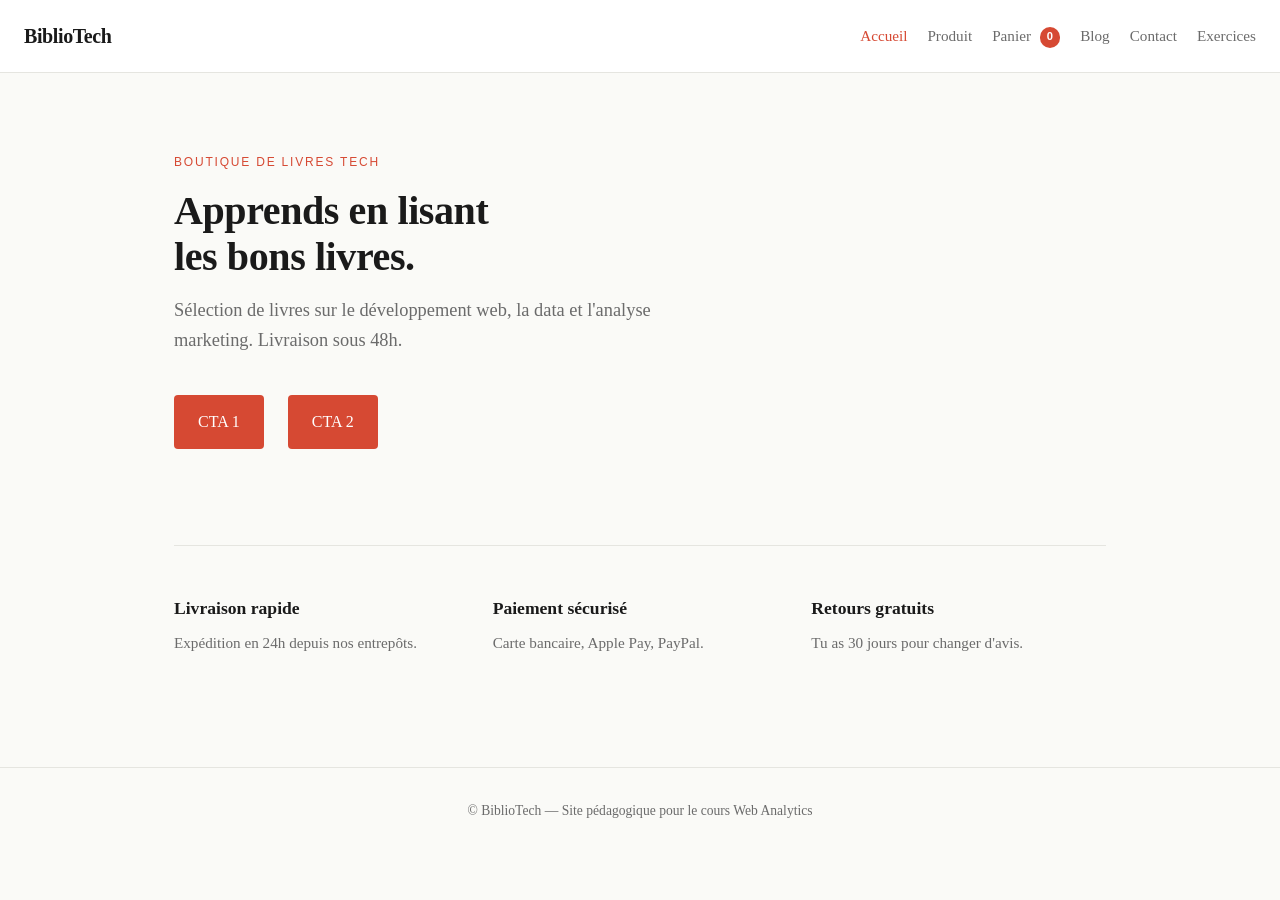
<file: index.html>
<!DOCTYPE html>
<html lang="fr">
<head>
  <meta charset="UTF-8" />
  <meta name="viewport" content="width=device-width, initial-scale=1.0" />
  <title>BiblioTech — Accueil</title>
  <link rel="stylesheet" href="style.css" />

  <!-- Google Tag Manager -->
<script>(function(w,d,s,l,i){w[l]=w[l]||[];w[l].push({'gtm.start':
new Date().getTime(),event:'gtm.js'});var f=d.getElementsByTagName(s)[0],
j=d.createElement(s),dl=l!='dataLayer'?'&l='+l:'';j.async=true;j.src=
'https://www.googletagmanager.com/gtm.js?id='+i+dl;f.parentNode.insertBefore(j,f);
})(window,document,'script','dataLayer','GTM-K536LC89');</script>
<!-- End Google Tag Manager -->


  <!-- dataLayer push spécifique à la page : page_view -->
  <script>
    window.dataLayer = window.dataLayer || [];
    window.dataLayer.push({
      event: "page_view",
      page_type: "home",
      page_title: "Accueil",
    });
  </script>
</head>
<body>

 <!-- Google Tag Manager (noscript) -->
<noscript><iframe src="https://www.googletagmanager.com/ns.html?id=GTM-K536LC89"
height="0" width="0" style="display:none;visibility:hidden"></iframe></noscript>
<!-- End Google Tag Manager (noscript) -->


  <header class="site-header">
    <a href="index.html" class="logo">BiblioTech</a>
    <nav class="nav">
      <a href="index.html" class="active">Accueil</a>
      <a href="produit.html">Produit</a>
      <a href="panier.html">Panier <span id="cart-badge" class="cart-badge" hidden>0</span></a>
      <a href="blog.html">Blog</a>
      <a href="contact.html">Contact</a>
      <a href="exercices.html">Exercices</a>
    </nav>
  </header>

  <main>
    <section class="hero">
      <p class="eyebrow">Boutique de livres tech</p>
      <h1>Apprends en lisant<br />les bons livres.</h1>
      <p class="lede">
        Sélection de livres sur le développement web, la data
        et l'analyse marketing. Livraison sous 48h.
      </p>

      <div class="cta-row">
        <!-- CTA 1 -->
        <a
          href="produit.html"
          class="btn btn-primary"
          id="cta-1"
          data-cta="cta_1"
          data-cta-position="hero"
        >
          CTA 1
        </a>

        <!-- CTA 2 -->
        <a
          href="contact.html"
          class="btn btn-primary"
          id="cta-2"
          data-cta="cta_2"
          data-cta-position="hero"
        >
          CTA 2
        </a>
      </div>
    </section>

    <section class="features">
      <div class="feature">
        <h3>Livraison rapide</h3>
        <p>Expédition en 24h depuis nos entrepôts.</p>
      </div>
      <div class="feature">
        <h3>Paiement sécurisé</h3>
        <p>Carte bancaire, Apple Pay, PayPal.</p>
      </div>
      <div class="feature">
        <h3>Retours gratuits</h3>
        <p>Tu as 30 jours pour changer d'avis.</p>
      </div>
    </section>
  </main>

  <footer class="site-footer">
    <p>© BiblioTech — Site pédagogique pour le cours Web Analytics</p>
  </footer>

  <script src="script.js"></script>
</body>
</html>
</file>
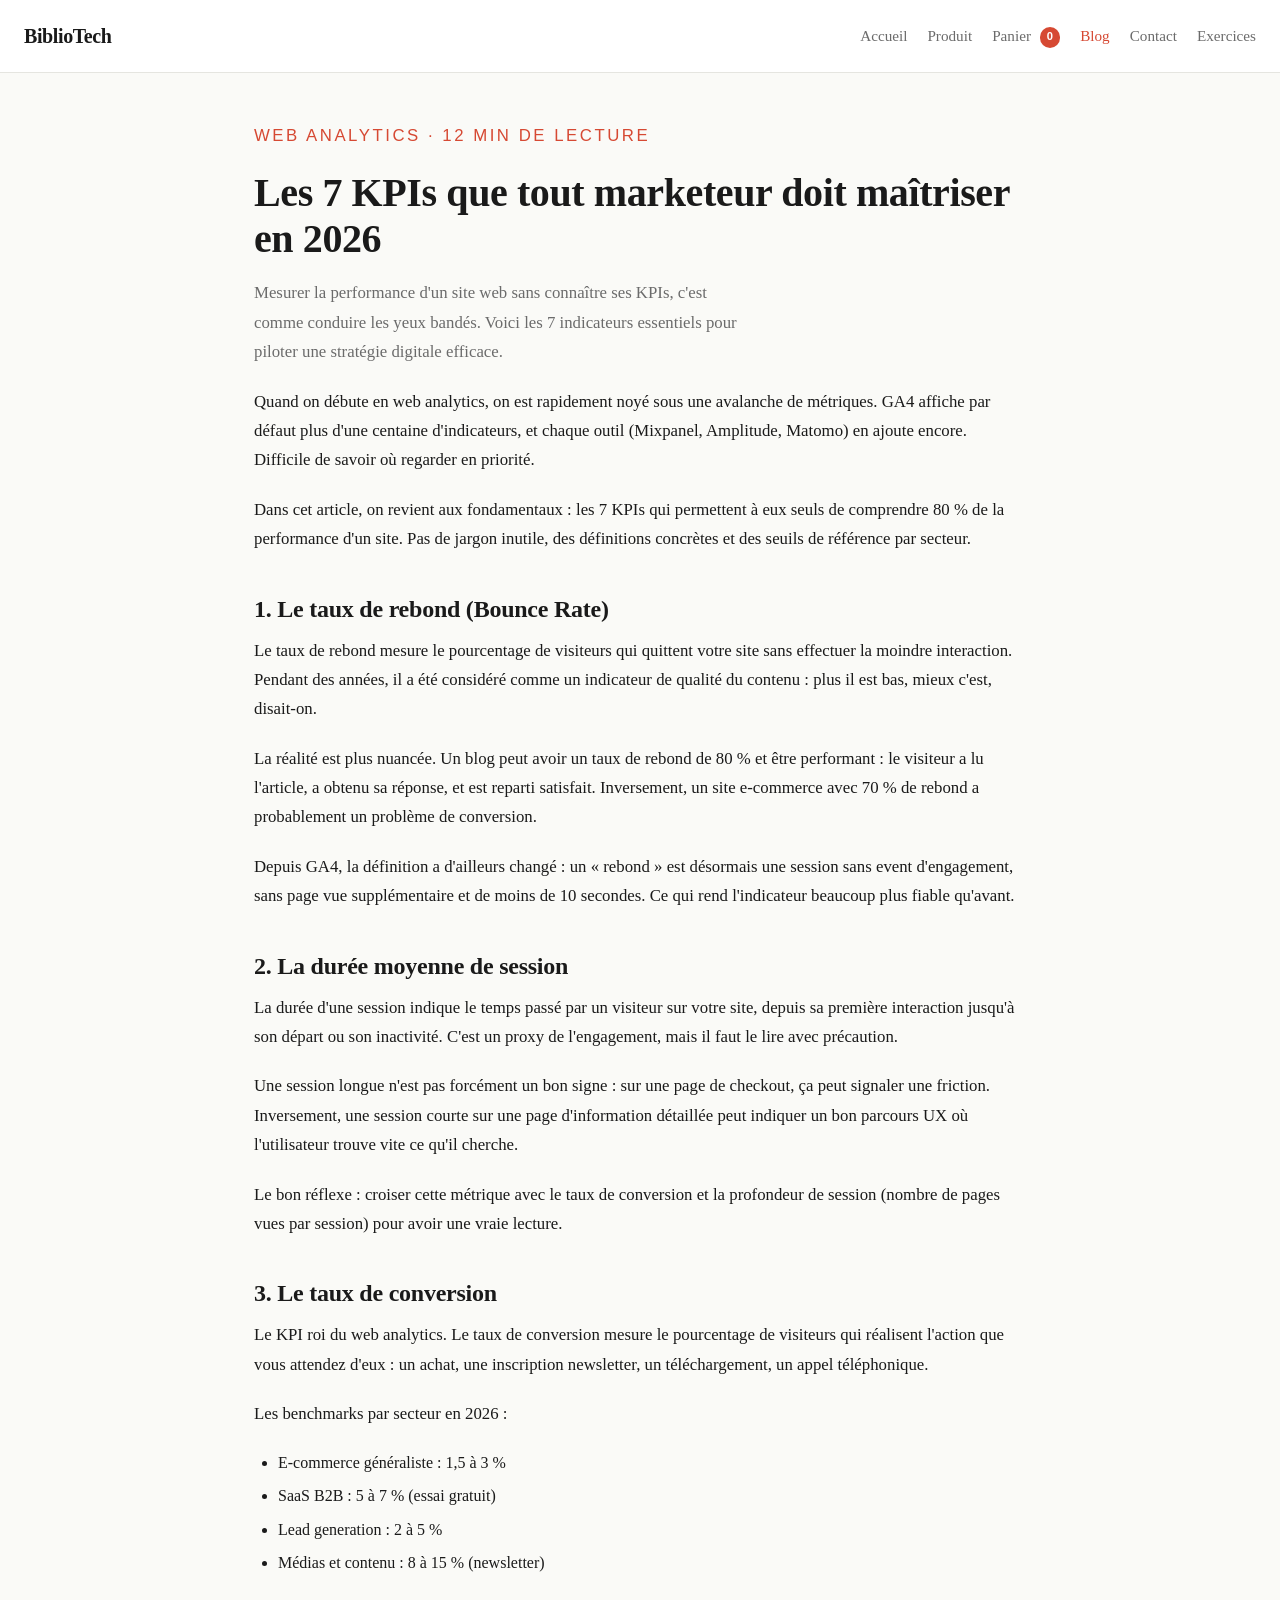
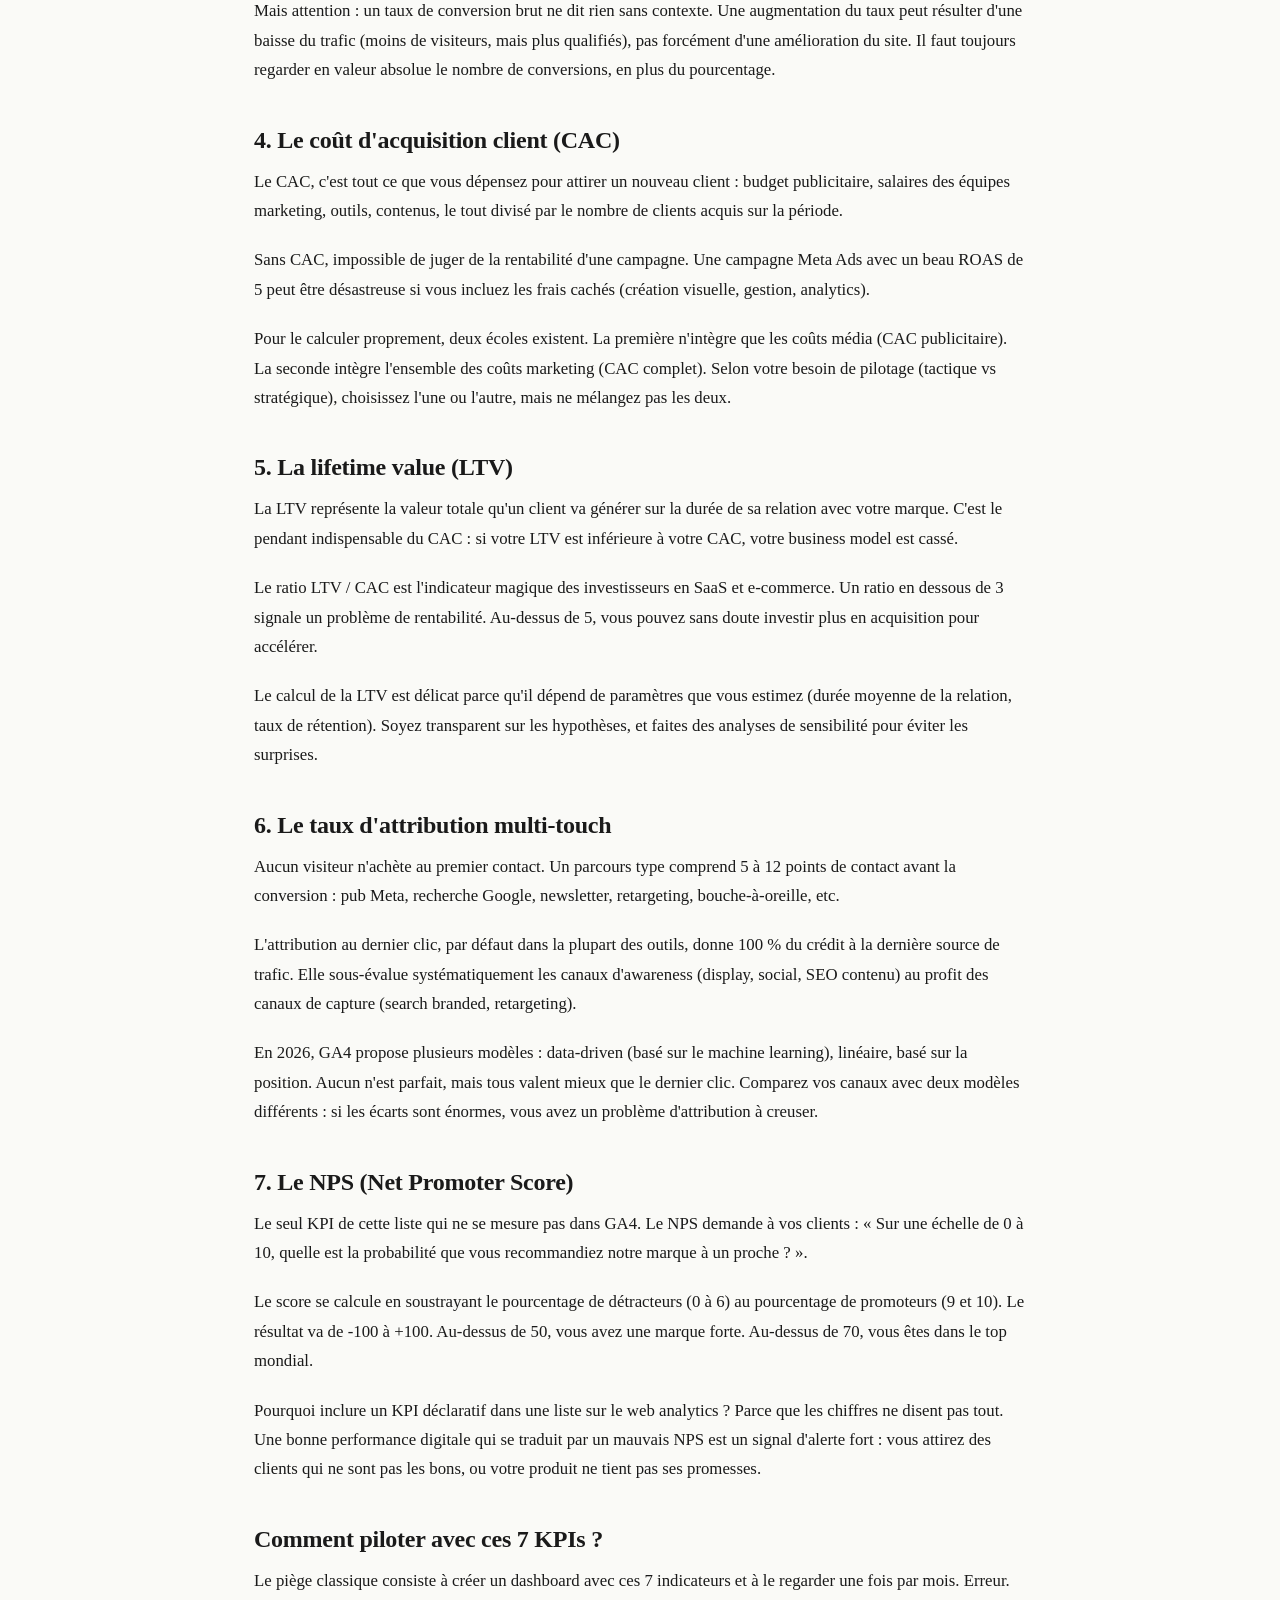
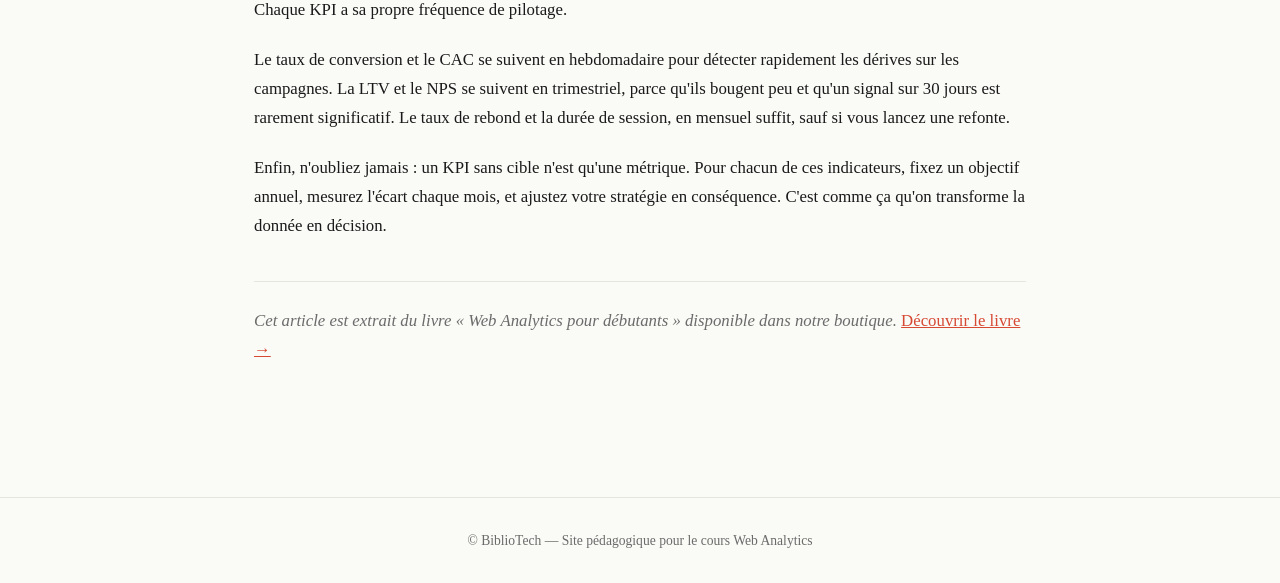
<file: blog.html>
<!DOCTYPE html>
<html lang="fr">
<head>
  <meta charset="UTF-8" />
  <meta name="viewport" content="width=device-width, initial-scale=1.0" />
  <title>BiblioTech — Les 7 KPIs que tout marketeur doit maîtriser</title>
  <link rel="stylesheet" href="style.css" />

 <!-- Google Tag Manager -->
<script>(function(w,d,s,l,i){w[l]=w[l]||[];w[l].push({'gtm.start':
new Date().getTime(),event:'gtm.js'});var f=d.getElementsByTagName(s)[0],
j=d.createElement(s),dl=l!='dataLayer'?'&l='+l:'';j.async=true;j.src=
'https://www.googletagmanager.com/gtm.js?id='+i+dl;f.parentNode.insertBefore(j,f);
})(window,document,'script','dataLayer','GTM-K536LC89');</script>
<!-- End Google Tag Manager -->


  <!-- dataLayer push : page_view -->
  <script>
    window.dataLayer = window.dataLayer || [];
    window.dataLayer.push({
      event: "page_view",
      page_type: "blog",
      page_title: "Les 7 KPIs que tout marketeur doit maîtriser",
      article_category: "Web Analytics",
    });
  </script>
</head>
<body>

  <!-- Google Tag Manager (noscript) -->
<noscript><iframe src="https://www.googletagmanager.com/ns.html?id=GTM-K536LC89"
height="0" width="0" style="display:none;visibility:hidden"></iframe></noscript>
<!-- End Google Tag Manager (noscript) -->


  <header class="site-header">
    <a href="index.html" class="logo">BiblioTech</a>
    <nav class="nav">
      <a href="index.html">Accueil</a>
      <a href="produit.html">Produit</a>
      <a href="panier.html">Panier <span id="cart-badge" class="cart-badge" hidden>0</span></a>
      <a href="blog.html" class="active">Blog</a>
      <a href="contact.html">Contact</a>
      <a href="exercices.html">Exercices</a>
    </nav>
  </header>

  <main class="narrow">

    <article class="blog-post">
      <p class="eyebrow">Web Analytics · 12 min de lecture</p>
      <h1>Les 7 KPIs que tout marketeur doit maîtriser en 2026</h1>
      <p class="lede">
        Mesurer la performance d'un site web sans connaître ses KPIs, c'est
        comme conduire les yeux bandés. Voici les 7 indicateurs essentiels
        pour piloter une stratégie digitale efficace.
      </p>

      <p>
        Quand on débute en web analytics, on est rapidement noyé sous une
        avalanche de métriques. GA4 affiche par défaut plus d'une centaine
        d'indicateurs, et chaque outil (Mixpanel, Amplitude, Matomo) en
        ajoute encore. Difficile de savoir où regarder en priorité.
      </p>

      <p>
        Dans cet article, on revient aux fondamentaux : les 7 KPIs qui
        permettent à eux seuls de comprendre 80 % de la performance d'un
        site. Pas de jargon inutile, des définitions concrètes et des
        seuils de référence par secteur.
      </p>

      <h2>1. Le taux de rebond (Bounce Rate)</h2>

      <p>
        Le taux de rebond mesure le pourcentage de visiteurs qui quittent
        votre site sans effectuer la moindre interaction. Pendant des
        années, il a été considéré comme un indicateur de qualité du
        contenu : plus il est bas, mieux c'est, disait-on.
      </p>

      <p>
        La réalité est plus nuancée. Un blog peut avoir un taux de rebond
        de 80 % et être performant : le visiteur a lu l'article, a obtenu
        sa réponse, et est reparti satisfait. Inversement, un site
        e-commerce avec 70 % de rebond a probablement un problème de
        conversion.
      </p>

      <p>
        Depuis GA4, la définition a d'ailleurs changé : un « rebond » est
        désormais une session sans event d'engagement, sans page vue
        supplémentaire et de moins de 10 secondes. Ce qui rend l'indicateur
        beaucoup plus fiable qu'avant.
      </p>

      <h2>2. La durée moyenne de session</h2>

      <p>
        La durée d'une session indique le temps passé par un visiteur sur
        votre site, depuis sa première interaction jusqu'à son départ ou
        son inactivité. C'est un proxy de l'engagement, mais il faut le
        lire avec précaution.
      </p>

      <p>
        Une session longue n'est pas forcément un bon signe : sur une page
        de checkout, ça peut signaler une friction. Inversement, une
        session courte sur une page d'information détaillée peut indiquer
        un bon parcours UX où l'utilisateur trouve vite ce qu'il cherche.
      </p>

      <p>
        Le bon réflexe : croiser cette métrique avec le taux de conversion
        et la profondeur de session (nombre de pages vues par session)
        pour avoir une vraie lecture.
      </p>

      <h2>3. Le taux de conversion</h2>

      <p>
        Le KPI roi du web analytics. Le taux de conversion mesure le
        pourcentage de visiteurs qui réalisent l'action que vous attendez
        d'eux : un achat, une inscription newsletter, un téléchargement,
        un appel téléphonique.
      </p>

      <p>
        Les benchmarks par secteur en 2026 :
      </p>

      <ul>
        <li>E-commerce généraliste : 1,5 à 3 %</li>
        <li>SaaS B2B : 5 à 7 % (essai gratuit)</li>
        <li>Lead generation : 2 à 5 %</li>
        <li>Médias et contenu : 8 à 15 % (newsletter)</li>
      </ul>

      <p>
        Mais attention : un taux de conversion brut ne dit rien sans
        contexte. Une augmentation du taux peut résulter d'une baisse du
        trafic (moins de visiteurs, mais plus qualifiés), pas forcément
        d'une amélioration du site. Il faut toujours regarder en valeur
        absolue le nombre de conversions, en plus du pourcentage.
      </p>

      <h2>4. Le coût d'acquisition client (CAC)</h2>

      <p>
        Le CAC, c'est tout ce que vous dépensez pour attirer un nouveau
        client : budget publicitaire, salaires des équipes marketing,
        outils, contenus, le tout divisé par le nombre de clients acquis
        sur la période.
      </p>

      <p>
        Sans CAC, impossible de juger de la rentabilité d'une campagne.
        Une campagne Meta Ads avec un beau ROAS de 5 peut être désastreuse
        si vous incluez les frais cachés (création visuelle, gestion,
        analytics).
      </p>

      <p>
        Pour le calculer proprement, deux écoles existent. La première
        n'intègre que les coûts média (CAC publicitaire). La seconde
        intègre l'ensemble des coûts marketing (CAC complet). Selon votre
        besoin de pilotage (tactique vs stratégique), choisissez l'une ou
        l'autre, mais ne mélangez pas les deux.
      </p>

      <h2>5. La lifetime value (LTV)</h2>

      <p>
        La LTV représente la valeur totale qu'un client va générer sur la
        durée de sa relation avec votre marque. C'est le pendant
        indispensable du CAC : si votre LTV est inférieure à votre CAC,
        votre business model est cassé.
      </p>

      <p>
        Le ratio LTV / CAC est l'indicateur magique des investisseurs en
        SaaS et e-commerce. Un ratio en dessous de 3 signale un problème
        de rentabilité. Au-dessus de 5, vous pouvez sans doute investir
        plus en acquisition pour accélérer.
      </p>

      <p>
        Le calcul de la LTV est délicat parce qu'il dépend de paramètres
        que vous estimez (durée moyenne de la relation, taux de rétention).
        Soyez transparent sur les hypothèses, et faites des analyses de
        sensibilité pour éviter les surprises.
      </p>

      <h2>6. Le taux d'attribution multi-touch</h2>

      <p>
        Aucun visiteur n'achète au premier contact. Un parcours type
        comprend 5 à 12 points de contact avant la conversion : pub Meta,
        recherche Google, newsletter, retargeting, bouche-à-oreille, etc.
      </p>

      <p>
        L'attribution au dernier clic, par défaut dans la plupart des
        outils, donne 100 % du crédit à la dernière source de trafic. Elle
        sous-évalue systématiquement les canaux d'awareness (display,
        social, SEO contenu) au profit des canaux de capture (search
        branded, retargeting).
      </p>

      <p>
        En 2026, GA4 propose plusieurs modèles : data-driven (basé sur le
        machine learning), linéaire, basé sur la position. Aucun n'est
        parfait, mais tous valent mieux que le dernier clic. Comparez vos
        canaux avec deux modèles différents : si les écarts sont énormes,
        vous avez un problème d'attribution à creuser.
      </p>

      <h2>7. Le NPS (Net Promoter Score)</h2>

      <p>
        Le seul KPI de cette liste qui ne se mesure pas dans GA4. Le NPS
        demande à vos clients : « Sur une échelle de 0 à 10, quelle est la
        probabilité que vous recommandiez notre marque à un proche ? ».
      </p>

      <p>
        Le score se calcule en soustrayant le pourcentage de détracteurs
        (0 à 6) au pourcentage de promoteurs (9 et 10). Le résultat va de
        -100 à +100. Au-dessus de 50, vous avez une marque forte. Au-dessus
        de 70, vous êtes dans le top mondial.
      </p>

      <p>
        Pourquoi inclure un KPI déclaratif dans une liste sur le web
        analytics ? Parce que les chiffres ne disent pas tout. Une bonne
        performance digitale qui se traduit par un mauvais NPS est un
        signal d'alerte fort : vous attirez des clients qui ne sont pas
        les bons, ou votre produit ne tient pas ses promesses.
      </p>

      <h2>Comment piloter avec ces 7 KPIs ?</h2>

      <p>
        Le piège classique consiste à créer un dashboard avec ces 7
        indicateurs et à le regarder une fois par mois. Erreur. Chaque KPI
        a sa propre fréquence de pilotage.
      </p>

      <p>
        Le taux de conversion et le CAC se suivent en hebdomadaire pour
        détecter rapidement les dérives sur les campagnes. La LTV et le
        NPS se suivent en trimestriel, parce qu'ils bougent peu et qu'un
        signal sur 30 jours est rarement significatif. Le taux de rebond
        et la durée de session, en mensuel suffit, sauf si vous lancez
        une refonte.
      </p>

      <p>
        Enfin, n'oubliez jamais : un KPI sans cible n'est qu'une métrique.
        Pour chacun de ces indicateurs, fixez un objectif annuel, mesurez
        l'écart chaque mois, et ajustez votre stratégie en conséquence.
        C'est comme ça qu'on transforme la donnée en décision.
      </p>

      <hr />

      <p class="muted">
        <em>
          Cet article est extrait du livre « Web Analytics pour débutants »
          disponible dans notre boutique.
        </em>
        <a href="produit.html">Découvrir le livre →</a>
      </p>

    </article>

  </main>

  <footer class="site-footer">
    <p>© BiblioTech — Site pédagogique pour le cours Web Analytics</p>
  </footer>

  <script src="script.js"></script>
</body>
</html>
</file>
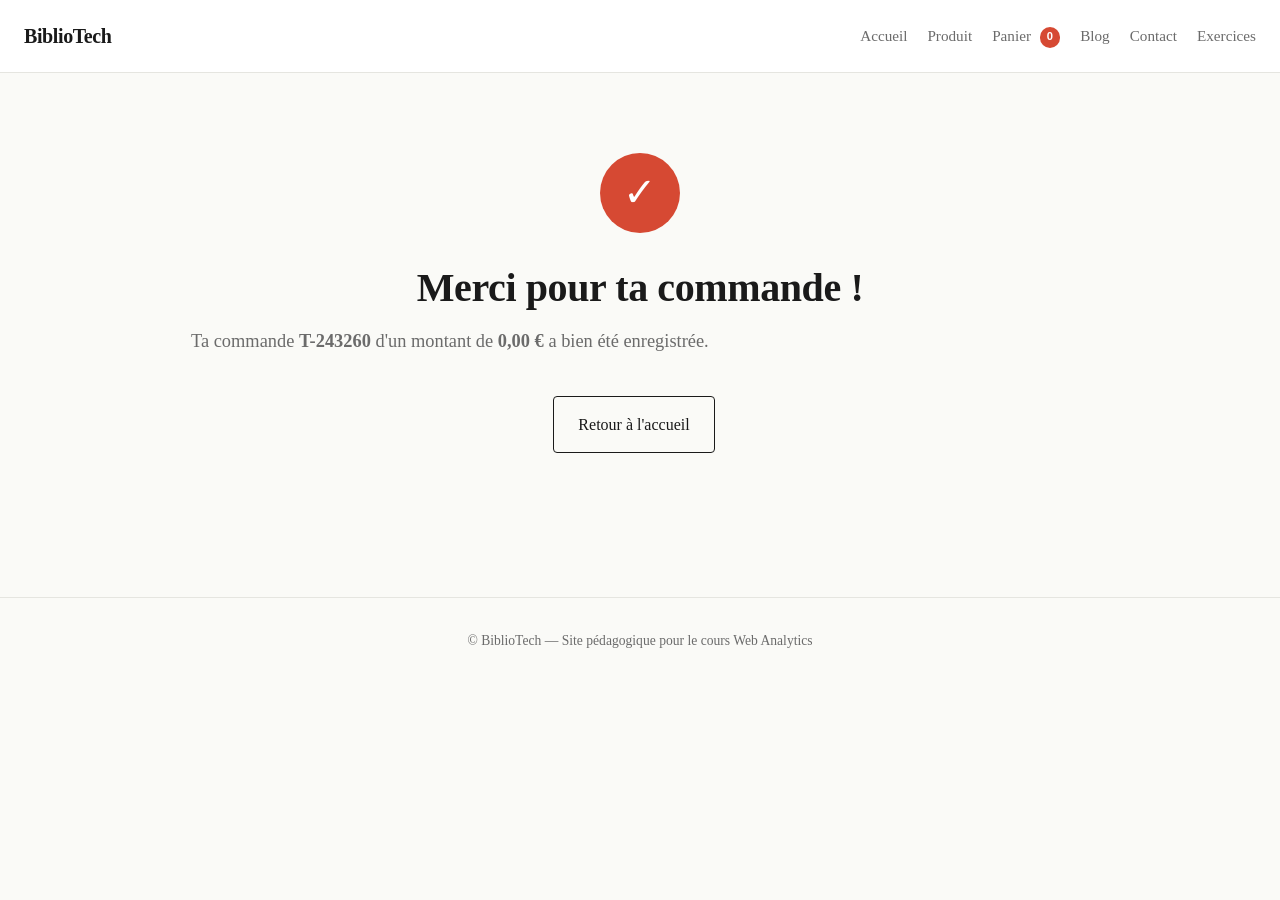
<file: confirmation.html>
<!DOCTYPE html>
<html lang="fr">
<head>
  <meta charset="UTF-8" />
  <meta name="viewport" content="width=device-width, initial-scale=1.0" />
  <title>BiblioTech — Commande confirmée</title>
  <link rel="stylesheet" href="style.css" />

  <!-- Google Tag Manager -->
<script>(function(w,d,s,l,i){w[l]=w[l]||[];w[l].push({'gtm.start':
new Date().getTime(),event:'gtm.js'});var f=d.getElementsByTagName(s)[0],
j=d.createElement(s),dl=l!='dataLayer'?'&l='+l:'';j.async=true;j.src=
'https://www.googletagmanager.com/gtm.js?id='+i+dl;f.parentNode.insertBefore(j,f);
})(window,document,'script','dataLayer','GTM-K536LC89');</script>
<!-- End Google Tag Manager -->


  <!-- dataLayer push : purchase (lit le panier depuis localStorage) -->
  <script>
    window.dataLayer = window.dataLayer || [];
    (function () {
      var cart = { items: [] };
      try {
        cart = JSON.parse(localStorage.getItem("cart")) || { items: [] };
      } catch (e) {}

      var value = cart.items.reduce(function (sum, item) {
        return sum + item.price * item.quantity;
      }, 0);

      var transactionId = "T-" + Math.floor(Math.random() * 1000000);

      // Stocke pour affichage et pour bloquer un double-push si refresh
      window.__lastTransaction = {
        id: transactionId,
        value: Math.round(value * 100) / 100,
        items: cart.items
      };

      window.dataLayer.push({
        event: "purchase",
        page_type: "confirmation",
        ecommerce: {
          transaction_id: transactionId,
          value: Math.round(value * 100) / 100,
          tax: 0,
          shipping: 0,
          currency: "EUR",
          items: cart.items
        }
      });

      // Vide le panier après l'achat
      localStorage.removeItem("cart");
    })();
  </script>
</head>
<body>

  <!-- Google Tag Manager (noscript) -->
<noscript><iframe src="https://www.googletagmanager.com/ns.html?id=GTM-K536LC89"
height="0" width="0" style="display:none;visibility:hidden"></iframe></noscript>
<!-- End Google Tag Manager (noscript) -->


  <header class="site-header">
    <a href="index.html" class="logo">BiblioTech</a>
    <nav class="nav">
      <a href="index.html">Accueil</a>
      <a href="produit.html">Produit</a>
      <a href="panier.html">Panier <span id="cart-badge" class="cart-badge" hidden>0</span></a>
      <a href="blog.html">Blog</a>
      <a href="contact.html">Contact</a>
      <a href="exercices.html">Exercices</a>
    </nav>
  </header>

  <main>
    <section class="confirmation">
      <div class="check">✓</div>
      <h1>Merci pour ta commande !</h1>
      <p class="lede">
        Ta commande <strong id="transaction-id">T-000000</strong> d'un montant de
        <strong id="transaction-value">0,00 €</strong> a bien été enregistrée.
      </p>
      <a href="index.html" class="btn btn-ghost">Retour à l'accueil</a>
    </section>
  </main>

  <footer class="site-footer">
    <p>© BiblioTech — Site pédagogique pour le cours Web Analytics</p>
  </footer>

  <script src="script.js"></script>
</body>
</html>
</file>
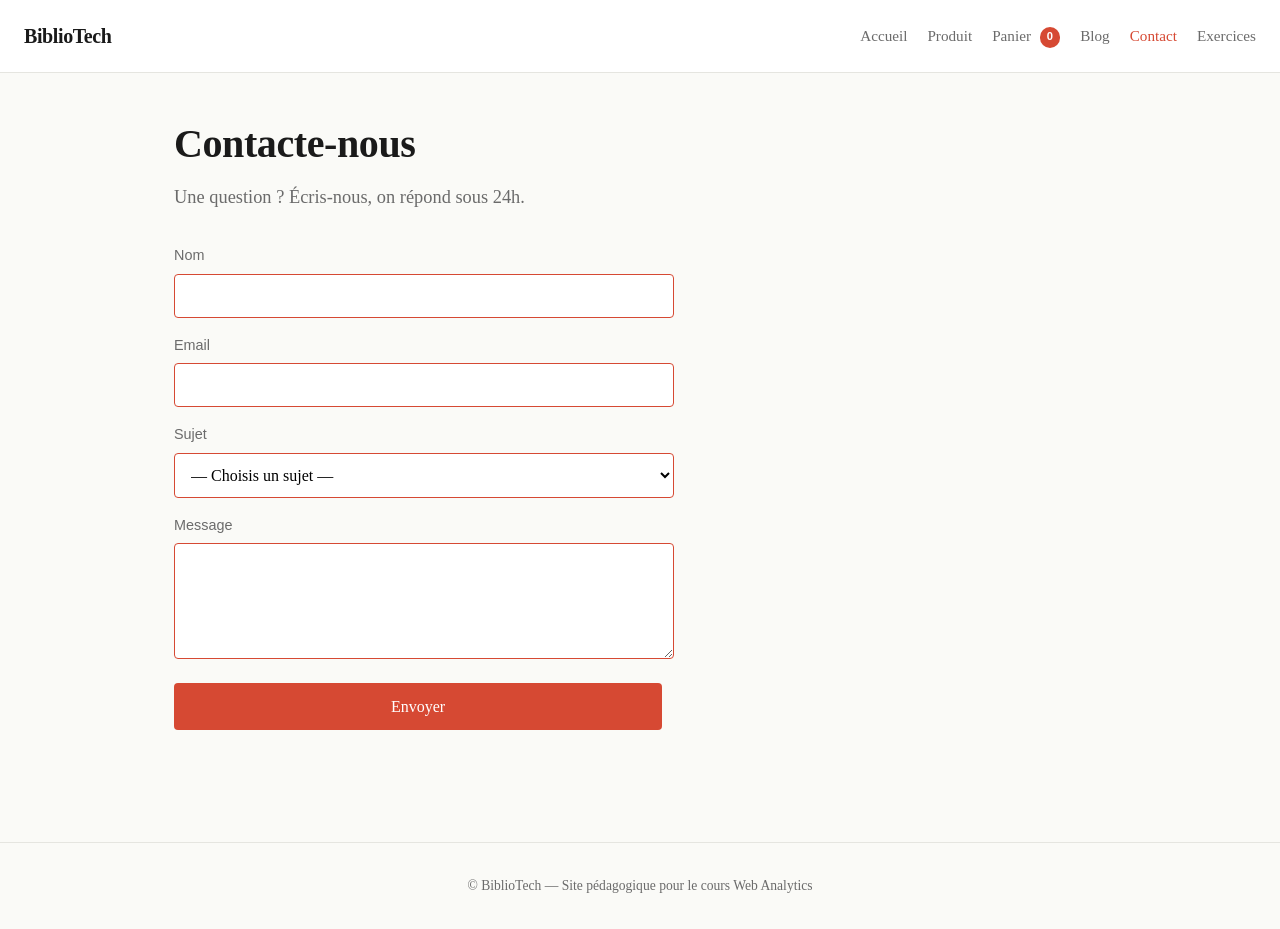
<file: contact.html>
<!DOCTYPE html>
<html lang="fr">
<head>
  <meta charset="UTF-8" />
  <meta name="viewport" content="width=device-width, initial-scale=1.0" />
  <title>BiblioTech — Contact</title>
  <link rel="stylesheet" href="style.css" />

  <!-- Google Tag Manager -->
<script>(function(w,d,s,l,i){w[l]=w[l]||[];w[l].push({'gtm.start':
new Date().getTime(),event:'gtm.js'});var f=d.getElementsByTagName(s)[0],
j=d.createElement(s),dl=l!='dataLayer'?'&l='+l:'';j.async=true;j.src=
'https://www.googletagmanager.com/gtm.js?id='+i+dl;f.parentNode.insertBefore(j,f);
})(window,document,'script','dataLayer','GTM-K536LC89');</script>
<!-- End Google Tag Manager -->


  <!-- dataLayer push : page_view -->
  <script>
    window.dataLayer = window.dataLayer || [];
    window.dataLayer.push({
      event: "page_view",
      page_type: "contact",
      page_title: "Contact",
    });
  </script>
</head>
<body>

  <!-- Google Tag Manager (noscript) -->
<noscript><iframe src="https://www.googletagmanager.com/ns.html?id=GTM-K536LC89"
height="0" width="0" style="display:none;visibility:hidden"></iframe></noscript>
<!-- End Google Tag Manager (noscript) -->


  <header class="site-header">
    <a href="index.html" class="logo">BiblioTech</a>
    <nav class="nav">
      <a href="index.html">Accueil</a>
      <a href="produit.html">Produit</a>
      <a href="panier.html">Panier <span id="cart-badge" class="cart-badge" hidden>0</span></a>
      <a href="blog.html">Blog</a>
      <a href="contact.html" class="active">Contact</a>
      <a href="exercices.html">Exercices</a>
    </nav>
  </header>

  <main>
    <section class="contact">
      <h1>Contacte-nous</h1>
      <p class="lede">Une question ? Écris-nous, on répond sous 24h.</p>

      <!--
        Formulaire « vrai » :
        - action="#" + method="post" → sémantique HTML correcte
        - PAS de novalidate → la validation HTML5 native s'exécute
        - GTM peut donc capter l'event submit avec « Check Validation »
      -->
      <form
        id="contact-form"
        name="contact-form"
        class="form"
        action="#"
        method="post"
      >
        <label>
          <span>Nom</span>
          <input type="text" name="nom" id="contact-nom" required minlength="2" />
        </label>

        <label>
          <span>Email</span>
          <input type="email" name="email" id="contact-email" required />
        </label>

        <label>
          <span>Sujet</span>
          <select name="sujet" id="contact-sujet" required>
            <option value="">— Choisis un sujet —</option>
            <option value="commande">Question sur ma commande</option>
            <option value="produit">Question sur un produit</option>
            <option value="autre">Autre</option>
          </select>
        </label>

        <label>
          <span>Message</span>
          <textarea name="message" id="contact-message" rows="5" required minlength="10"></textarea>
        </label>

        <button type="submit" class="btn btn-primary">Envoyer</button>

        <p id="form-success" class="form-success" hidden>
          ✓ Message envoyé, merci !
        </p>
      </form>
    </section>
  </main>

  <footer class="site-footer">
    <p>© BiblioTech — Site pédagogique pour le cours Web Analytics</p>
  </footer>

  <script src="script.js"></script>
</body>
</html>
</file>
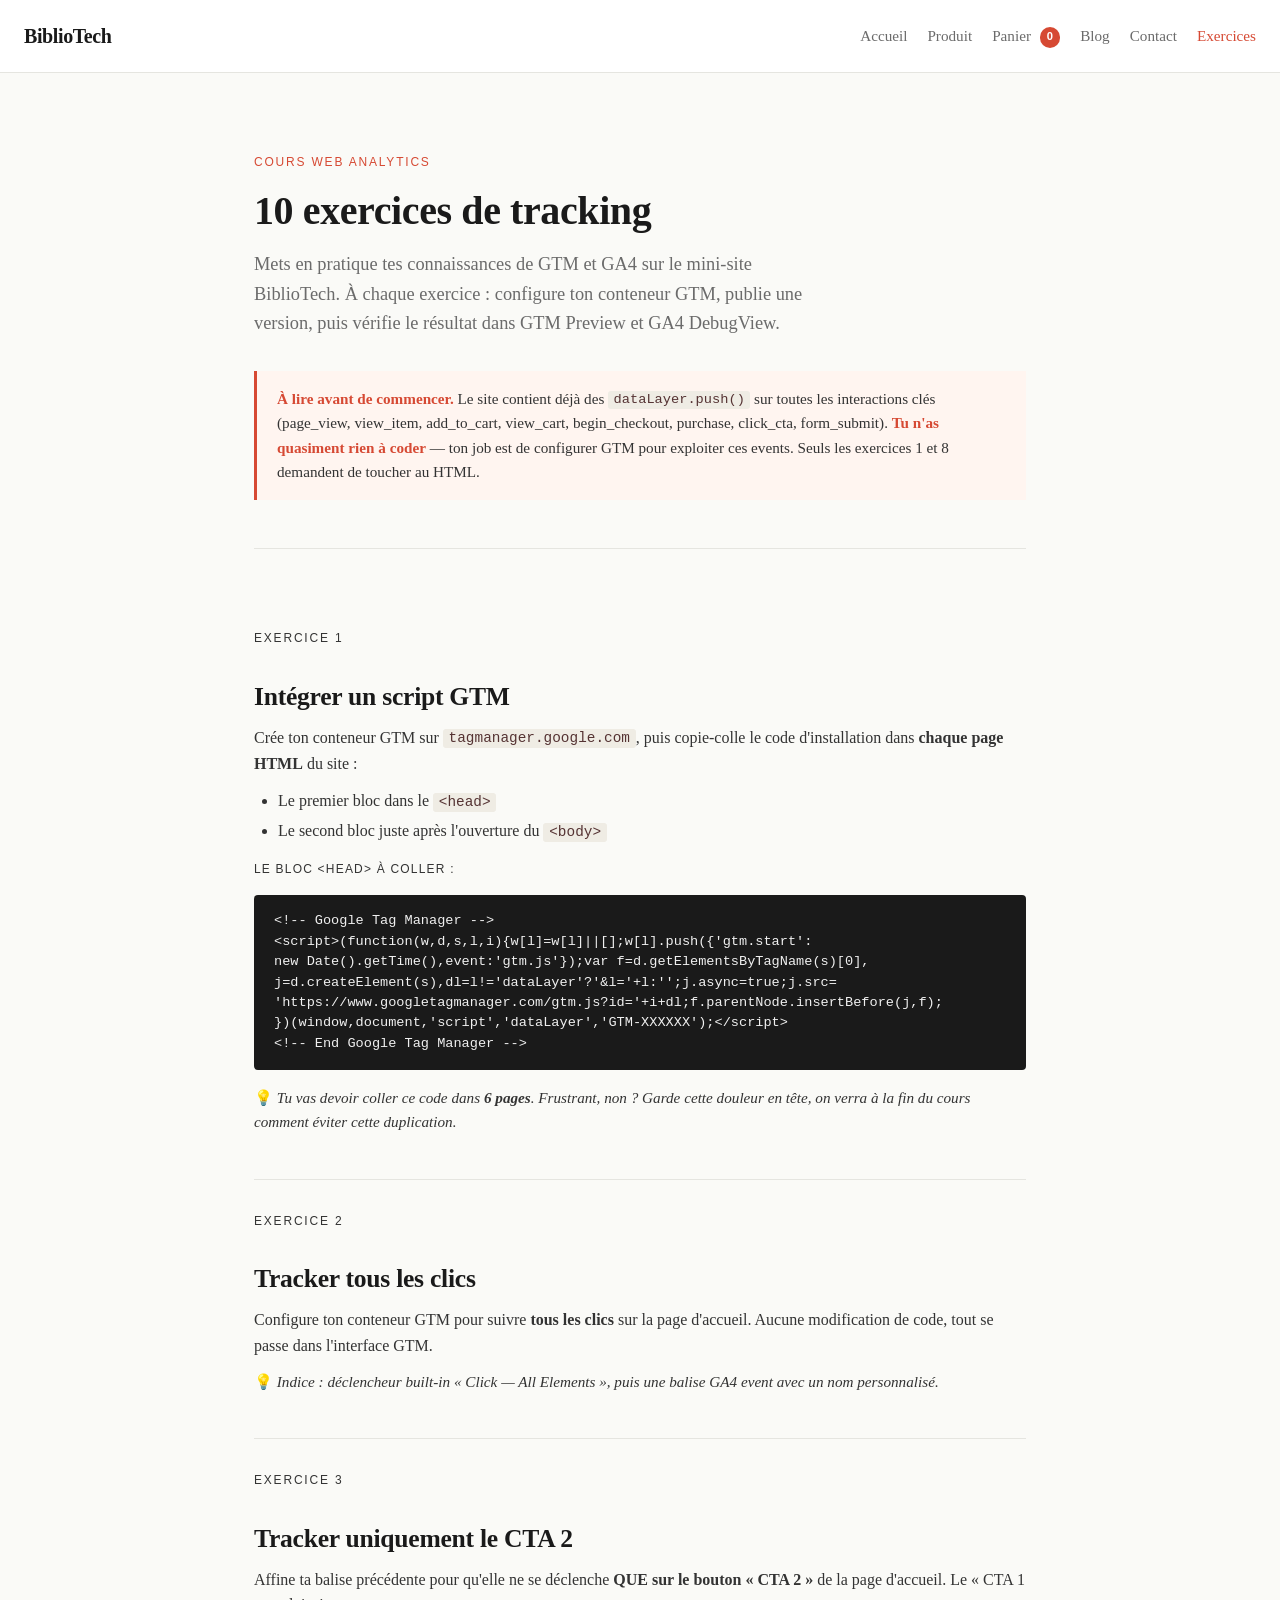
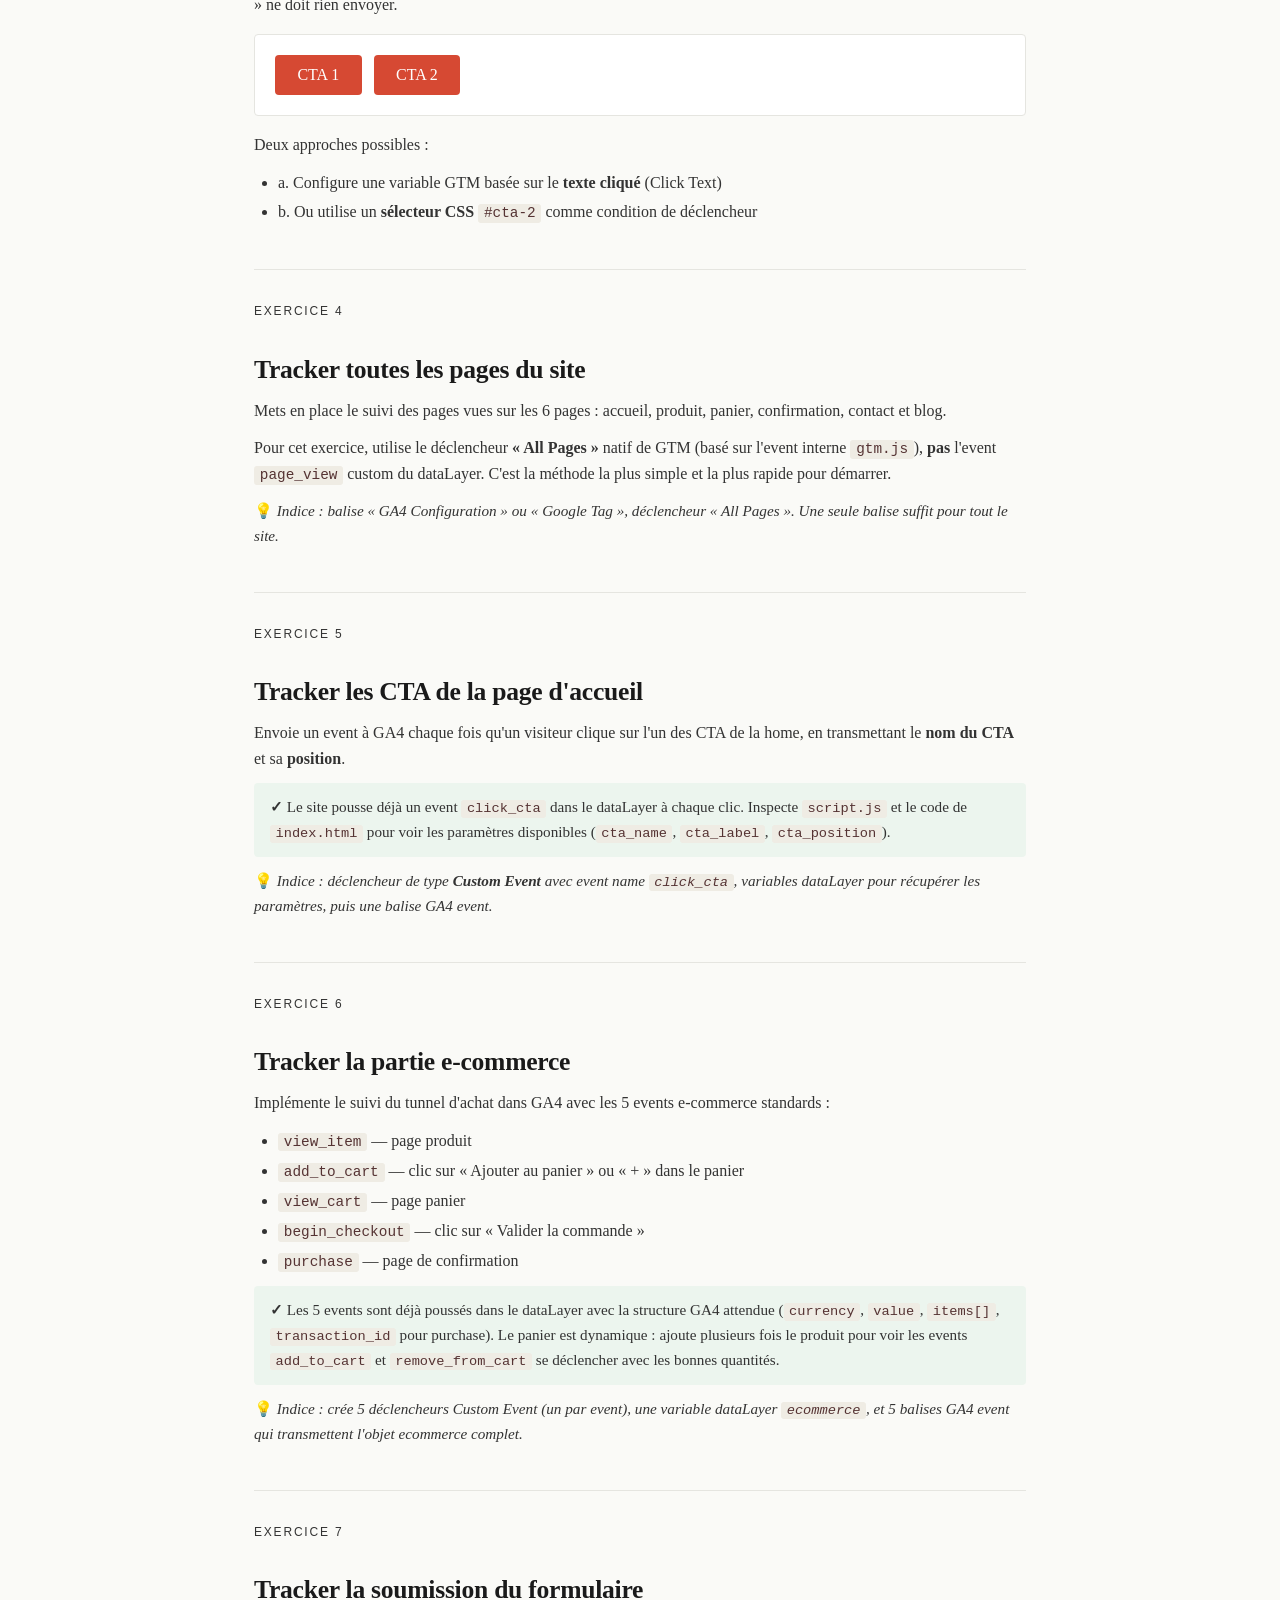
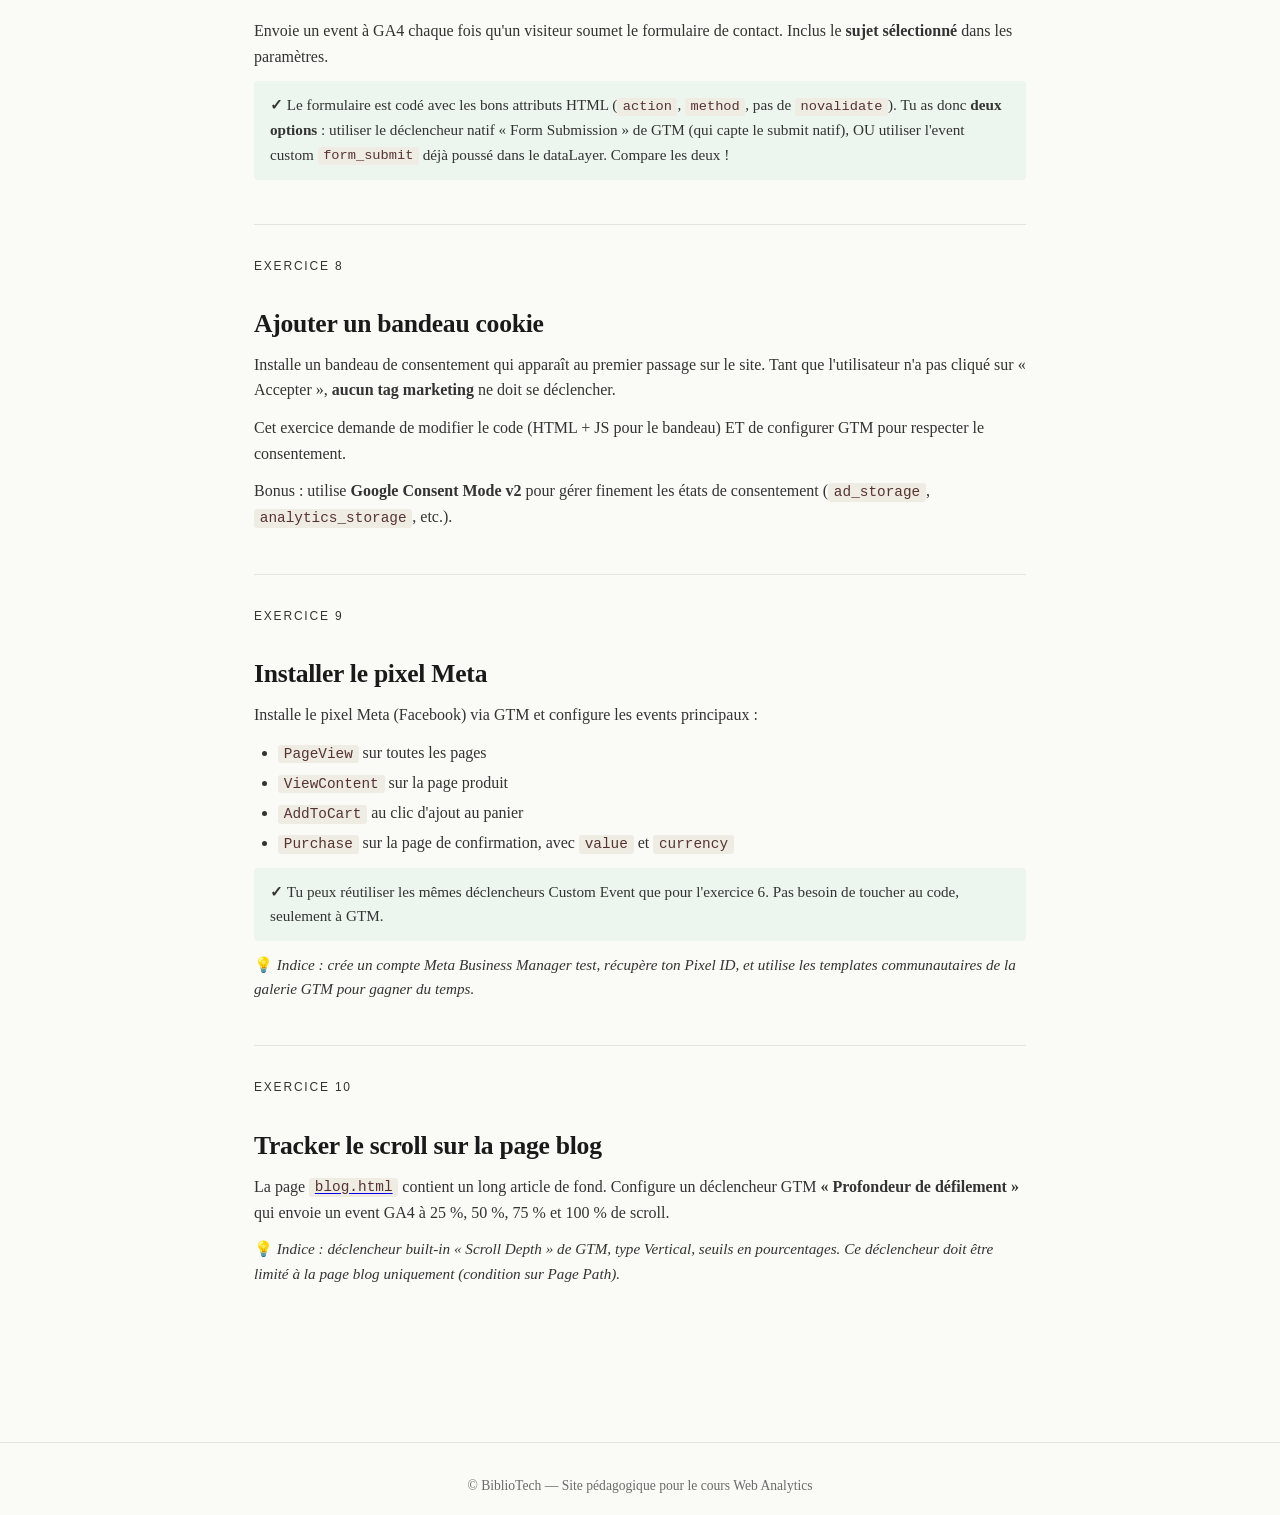
<file: exercices.html>
<!DOCTYPE html>
<html lang="fr">
<head>
  <meta charset="UTF-8" />
  <meta name="viewport" content="width=device-width, initial-scale=1.0" />
  <title>BiblioTech — Exercices</title>
  <link rel="stylesheet" href="style.css" />

  <!-- Google Tag Manager -->
<script>(function(w,d,s,l,i){w[l]=w[l]||[];w[l].push({'gtm.start':
new Date().getTime(),event:'gtm.js'});var f=d.getElementsByTagName(s)[0],
j=d.createElement(s),dl=l!='dataLayer'?'&l='+l:'';j.async=true;j.src=
'https://www.googletagmanager.com/gtm.js?id='+i+dl;f.parentNode.insertBefore(j,f);
})(window,document,'script','dataLayer','GTM-K536LC89');</script>
<!-- End Google Tag Manager -->


  <!-- dataLayer push : page_view -->
  <script>
    window.dataLayer = window.dataLayer || [];
    window.dataLayer.push({
      event: "page_view",
      page_type: "exercises",
      page_title: "Exercices",
    });
  </script>
</head>
<body>

  <!-- Google Tag Manager (noscript) -->
<noscript><iframe src="https://www.googletagmanager.com/ns.html?id=GTM-K536LC89"
height="0" width="0" style="display:none;visibility:hidden"></iframe></noscript>
<!-- End Google Tag Manager (noscript) -->


  <header class="site-header">
    <a href="index.html" class="logo">BiblioTech</a>
    <nav class="nav">
      <a href="index.html">Accueil</a>
      <a href="produit.html">Produit</a>
      <a href="panier.html">Panier <span id="cart-badge" class="cart-badge" hidden>0</span></a>
      <a href="blog.html">Blog</a>
      <a href="contact.html">Contact</a>
      <a href="exercices.html" class="active">Exercices</a>
    </nav>
  </header>

  <main class="narrow">

    <section class="page-intro">
      <p class="eyebrow">Cours Web Analytics</p>
      <h1>10 exercices de tracking</h1>
      <p class="lede">
        Mets en pratique tes connaissances de GTM et GA4 sur le mini-site
        BiblioTech. À chaque exercice : configure ton conteneur GTM,
        publie une version, puis vérifie le résultat dans GTM Preview et
        GA4 DebugView.
      </p>
      <div class="callout">
        <strong>À lire avant de commencer.</strong> Le site contient déjà
        des <code>dataLayer.push()</code> sur toutes les interactions clés
        (page_view, view_item, add_to_cart, view_cart, begin_checkout,
        purchase, click_cta, form_submit). <strong>Tu n'as quasiment rien
        à coder</strong> — ton job est de configurer GTM pour exploiter
        ces events. Seuls les exercices 1 et 8 demandent de toucher au
        HTML.
      </div>
    </section>

    <section class="exercise">
      <p class="ex-num">Exercice 1</p>
      <h2>Intégrer un script GTM</h2>
      <p>
        Crée ton conteneur GTM sur
        <code>tagmanager.google.com</code>, puis copie-colle le code
        d'installation dans <strong>chaque page HTML</strong> du site :
      </p>
      <ul>
        <li>Le premier bloc dans le <code>&lt;head&gt;</code></li>
        <li>Le second bloc juste après l'ouverture du <code>&lt;body&gt;</code></li>
      </ul>
      <p class="pre-label">Le bloc &lt;head&gt; à coller :</p>
<pre><code>&lt;!-- Google Tag Manager --&gt;
&lt;script&gt;(function(w,d,s,l,i){w[l]=w[l]||[];w[l].push({'gtm.start':
new Date().getTime(),event:'gtm.js'});var f=d.getElementsByTagName(s)[0],
j=d.createElement(s),dl=l!='dataLayer'?'&amp;l='+l:'';j.async=true;j.src=
'https://www.googletagmanager.com/gtm.js?id='+i+dl;f.parentNode.insertBefore(j,f);
})(window,document,'script','dataLayer','GTM-XXXXXX');&lt;/script&gt;
&lt;!-- End Google Tag Manager --&gt;</code></pre>
      <p class="hint">
        Tu vas devoir coller ce code dans <strong>6 pages</strong>. Frustrant,
        non ? Garde cette douleur en tête, on verra à la fin du cours
        comment éviter cette duplication.
      </p>
    </section>

    <section class="exercise">
      <p class="ex-num">Exercice 2</p>
      <h2>Tracker tous les clics</h2>
      <p>
        Configure ton conteneur GTM pour suivre <strong>tous les clics</strong>
        sur la page d'accueil. Aucune modification de code, tout se passe
        dans l'interface GTM.
      </p>
      <p class="hint">
        Indice : déclencheur built-in « Click — All Elements », puis une
        balise GA4 event avec un nom personnalisé.
      </p>
    </section>

    <section class="exercise">
      <p class="ex-num">Exercice 3</p>
      <h2>Tracker uniquement le CTA 2</h2>
      <p>
        Affine ta balise précédente pour qu'elle ne se déclenche
        <strong>QUE sur le bouton « CTA 2 »</strong> de la page d'accueil.
        Le « CTA 1 » ne doit rien envoyer.
      </p>
      <div class="demo-ctas">
        <button class="demo-btn">CTA 1</button>
        <button class="demo-btn">CTA 2</button>
      </div>
      <p>Deux approches possibles :</p>
      <ul>
        <li>
          a. Configure une variable GTM basée sur le <strong>texte
          cliqué</strong> (Click Text)
        </li>
        <li>
          b. Ou utilise un <strong>sélecteur CSS</strong>
          <code>#cta-2</code> comme condition de déclencheur
        </li>
      </ul>
    </section>

    <section class="exercise">
      <p class="ex-num">Exercice 4</p>
      <h2>Tracker toutes les pages du site</h2>
      <p>
        Mets en place le suivi des pages vues sur les 6 pages : accueil,
        produit, panier, confirmation, contact et blog.
      </p>
      <p>
        Pour cet exercice, utilise le déclencheur <strong>« All Pages »</strong>
        natif de GTM (basé sur l'event interne <code>gtm.js</code>),
        <strong>pas</strong> l'event <code>page_view</code> custom du
        dataLayer. C'est la méthode la plus simple et la plus rapide pour
        démarrer.
      </p>
      <p class="hint">
        Indice : balise « GA4 Configuration » ou « Google Tag », déclencheur
        « All Pages ». Une seule balise suffit pour tout le site.
      </p>
    </section>

    <section class="exercise">
      <p class="ex-num">Exercice 5</p>
      <h2>Tracker les CTA de la page d'accueil</h2>
      <p>
        Envoie un event à GA4 chaque fois qu'un visiteur clique sur l'un
        des CTA de la home, en transmettant le <strong>nom du CTA</strong>
        et sa <strong>position</strong>.
      </p>
      <p class="already-done">
        Le site pousse déjà un event <code>click_cta</code> dans le
        dataLayer à chaque clic. Inspecte <code>script.js</code> et le code
        de <code>index.html</code> pour voir les paramètres disponibles
        (<code>cta_name</code>, <code>cta_label</code>, <code>cta_position</code>).
      </p>
      <p class="hint">
        Indice : déclencheur de type <strong>Custom Event</strong> avec
        event name <code>click_cta</code>, variables dataLayer pour
        récupérer les paramètres, puis une balise GA4 event.
      </p>
    </section>

    <section class="exercise">
      <p class="ex-num">Exercice 6</p>
      <h2>Tracker la partie e-commerce</h2>
      <p>
        Implémente le suivi du tunnel d'achat dans GA4 avec les 5 events
        e-commerce standards :
      </p>
      <ul>
        <li><code>view_item</code> — page produit</li>
        <li><code>add_to_cart</code> — clic sur « Ajouter au panier » ou « + » dans le panier</li>
        <li><code>view_cart</code> — page panier</li>
        <li><code>begin_checkout</code> — clic sur « Valider la commande »</li>
        <li><code>purchase</code> — page de confirmation</li>
      </ul>
      <p class="already-done">
        Les 5 events sont déjà poussés dans le dataLayer avec la structure
        GA4 attendue (<code>currency</code>, <code>value</code>,
        <code>items[]</code>, <code>transaction_id</code> pour purchase).
        Le panier est dynamique : ajoute plusieurs fois le produit pour
        voir les events <code>add_to_cart</code> et <code>remove_from_cart</code>
        se déclencher avec les bonnes quantités.
      </p>
      <p class="hint">
        Indice : crée 5 déclencheurs Custom Event (un par event), une variable
        dataLayer <code>ecommerce</code>, et 5 balises GA4 event qui
        transmettent l'objet ecommerce complet.
      </p>
    </section>

    <section class="exercise">
      <p class="ex-num">Exercice 7</p>
      <h2>Tracker la soumission du formulaire</h2>
      <p>
        Envoie un event à GA4 chaque fois qu'un visiteur soumet le
        formulaire de contact. Inclus le <strong>sujet sélectionné</strong>
        dans les paramètres.
      </p>
      <p class="already-done">
        Le formulaire est codé avec les bons attributs HTML
        (<code>action</code>, <code>method</code>, pas de
        <code>novalidate</code>). Tu as donc <strong>deux options</strong> :
        utiliser le déclencheur natif « Form Submission » de GTM (qui capte
        le submit natif), OU utiliser l'event custom
        <code>form_submit</code> déjà poussé dans le dataLayer. Compare
        les deux !
      </p>
    </section>

    <section class="exercise">
      <p class="ex-num">Exercice 8</p>
      <h2>Ajouter un bandeau cookie</h2>
      <p>
        Installe un bandeau de consentement qui apparaît au premier passage
        sur le site. Tant que l'utilisateur n'a pas cliqué sur
        « Accepter », <strong>aucun tag marketing</strong> ne doit se
        déclencher.
      </p>
      <p>
        Cet exercice demande de modifier le code (HTML + JS pour le bandeau)
        ET de configurer GTM pour respecter le consentement.
      </p>
      <p>
        Bonus : utilise <strong>Google Consent Mode v2</strong> pour gérer
        finement les états de consentement
        (<code>ad_storage</code>, <code>analytics_storage</code>, etc.).
      </p>
    </section>

    <section class="exercise">
      <p class="ex-num">Exercice 9</p>
      <h2>Installer le pixel Meta</h2>
      <p>
        Installe le pixel Meta (Facebook) via GTM et configure les events
        principaux :
      </p>
      <ul>
        <li><code>PageView</code> sur toutes les pages</li>
        <li><code>ViewContent</code> sur la page produit</li>
        <li><code>AddToCart</code> au clic d'ajout au panier</li>
        <li><code>Purchase</code> sur la page de confirmation, avec
            <code>value</code> et <code>currency</code></li>
      </ul>
      <p class="already-done">
        Tu peux réutiliser les mêmes déclencheurs Custom Event que pour
        l'exercice 6. Pas besoin de toucher au code, seulement à GTM.
      </p>
      <p class="hint">
        Indice : crée un compte Meta Business Manager test, récupère ton
        Pixel ID, et utilise les templates communautaires de la galerie
        GTM pour gagner du temps.
      </p>
    </section>

    <section class="exercise">
      <p class="ex-num">Exercice 10</p>
      <h2>Tracker le scroll sur la page blog</h2>
      <p>
        La page <a href="blog.html"><code>blog.html</code></a> contient un long
        article de fond. Configure un déclencheur GTM
        <strong>« Profondeur de défilement »</strong> qui envoie un event
        GA4 à 25 %, 50 %, 75 % et 100 % de scroll.
      </p>
      <p class="hint">
        Indice : déclencheur built-in « Scroll Depth » de GTM, type
        Vertical, seuils en pourcentages. Ce déclencheur doit être limité à
        la page blog uniquement (condition sur Page Path).
      </p>
    </section>

  </main>

  <footer class="site-footer">
    <p>© BiblioTech — Site pédagogique pour le cours Web Analytics</p>
  </footer>

  <script src="script.js"></script>
</body>
</html>
</file>
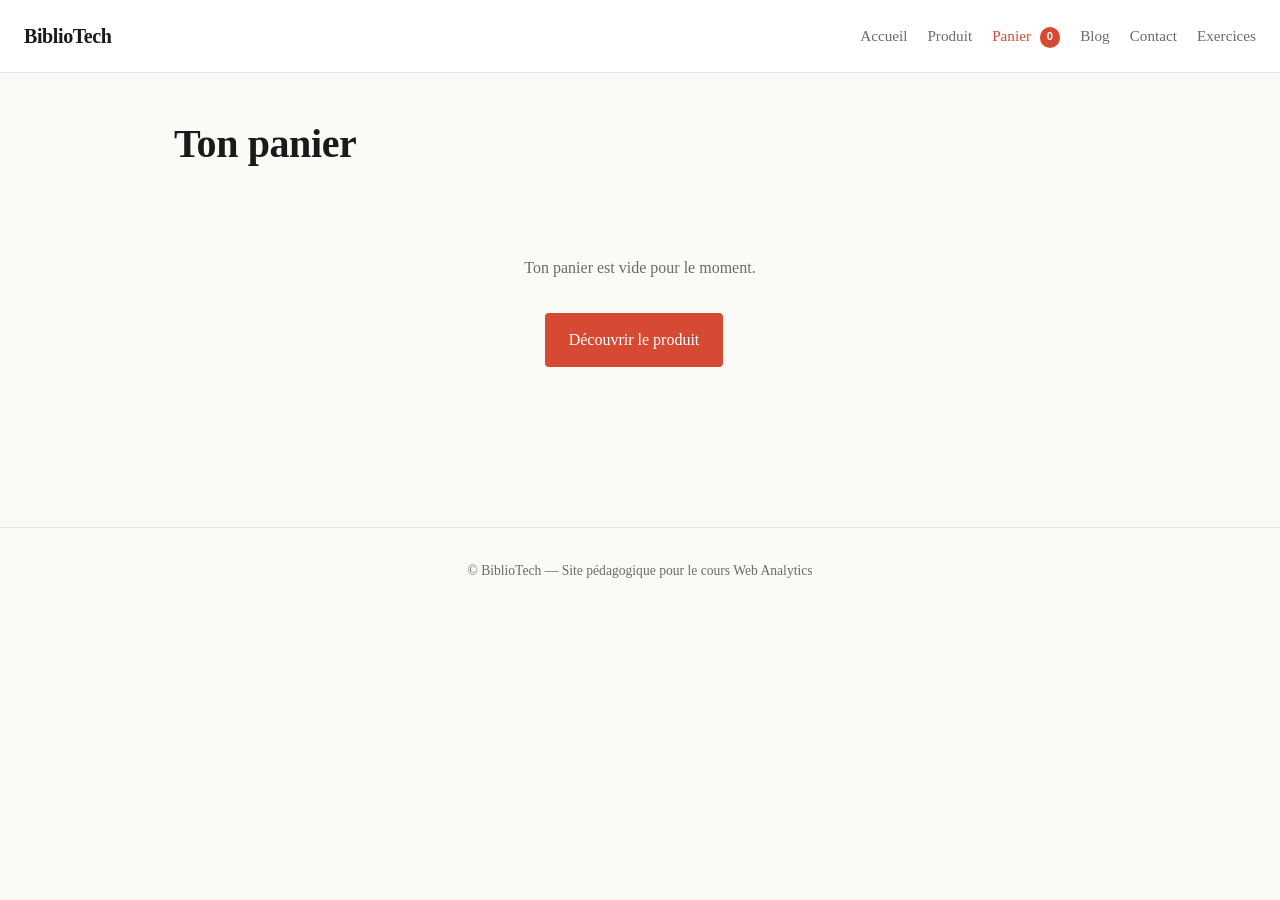
<file: panier.html>
<!DOCTYPE html>
<html lang="fr">
<head>
  <meta charset="UTF-8" />
  <meta name="viewport" content="width=device-width, initial-scale=1.0" />
  <title>BiblioTech — Panier</title>
  <link rel="stylesheet" href="style.css" />

  <!-- Google Tag Manager -->
<script>(function(w,d,s,l,i){w[l]=w[l]||[];w[l].push({'gtm.start':
new Date().getTime(),event:'gtm.js'});var f=d.getElementsByTagName(s)[0],
j=d.createElement(s),dl=l!='dataLayer'?'&l='+l:'';j.async=true;j.src=
'https://www.googletagmanager.com/gtm.js?id='+i+dl;f.parentNode.insertBefore(j,f);
})(window,document,'script','dataLayer','GTM-K536LC89');</script>
<!-- End Google Tag Manager -->


  <!-- dataLayer push : view_cart (lit le panier depuis localStorage) -->
  <script>
    window.dataLayer = window.dataLayer || [];
    (function () {
      var cart = { items: [] };
      try {
        cart = JSON.parse(localStorage.getItem("cart")) || { items: [] };
      } catch (e) {}

      var value = cart.items.reduce(function (sum, item) {
        return sum + item.price * item.quantity;
      }, 0);

      window.dataLayer.push({
        event: "view_cart",
        page_type: "cart",
        ecommerce: {
          currency: "EUR",
          value: Math.round(value * 100) / 100,
          items: cart.items
        }
      });
    })();
  </script>
</head>
<body>

  <!-- Google Tag Manager (noscript) -->
<noscript><iframe src="https://www.googletagmanager.com/ns.html?id=GTM-K536LC89"
height="0" width="0" style="display:none;visibility:hidden"></iframe></noscript>
<!-- End Google Tag Manager (noscript) -->


  <header class="site-header">
    <a href="index.html" class="logo">BiblioTech</a>
    <nav class="nav">
      <a href="index.html">Accueil</a>
      <a href="produit.html">Produit</a>
      <a href="panier.html" class="active">Panier <span id="cart-badge" class="cart-badge" hidden>0</span></a>
      <a href="blog.html">Blog</a>
      <a href="contact.html">Contact</a>
      <a href="exercices.html">Exercices</a>
    </nav>
  </header>

  <main>
    <section class="cart">
      <div class="cart-header">
        <h1>Ton panier</h1>
        <button id="clear-cart-btn" class="btn-link" hidden>Vider le panier</button>
      </div>

      <!-- État vide -->
      <div id="cart-empty" class="cart-empty" hidden>
        <p>Ton panier est vide pour le moment.</p>
        <a href="produit.html" class="btn btn-primary">Découvrir le produit</a>
      </div>

      <!-- Liste des items (rendue par JS) -->
      <div id="cart-items"></div>

      <!-- Résumé -->
      <div id="cart-summary" class="cart-summary" hidden>
        <div class="line"><span>Sous-total</span><span id="subtotal">0,00 €</span></div>
        <div class="line"><span>Livraison</span><span>Gratuite</span></div>
        <div class="line total"><span>Total</span><span id="total">0,00 €</span></div>

        <button
          id="checkout-btn"
          class="btn btn-primary"
        >
          Valider la commande
        </button>
      </div>
    </section>
  </main>

  <footer class="site-footer">
    <p>© BiblioTech — Site pédagogique pour le cours Web Analytics</p>
  </footer>

  <script src="script.js"></script>
</body>
</html>
</file>
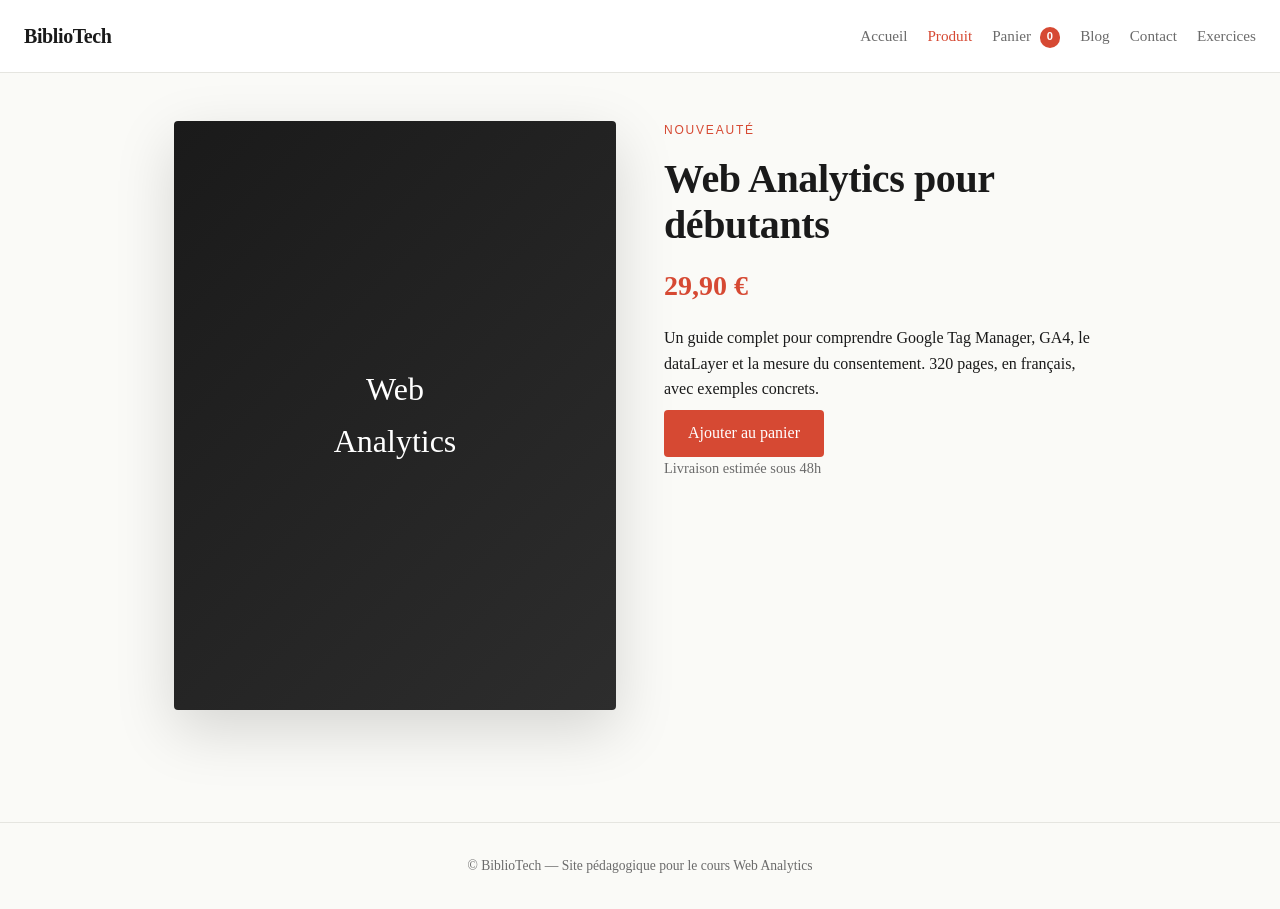
<file: produit.html>
<!DOCTYPE html>
<html lang="fr">
<head>
  <meta charset="UTF-8" />
  <meta name="viewport" content="width=device-width, initial-scale=1.0" />
  <title>BiblioTech — Produit</title>
  <link rel="stylesheet" href="style.css" />

  <!-- Google Tag Manager -->
<script>(function(w,d,s,l,i){w[l]=w[l]||[];w[l].push({'gtm.start':
new Date().getTime(),event:'gtm.js'});var f=d.getElementsByTagName(s)[0],
j=d.createElement(s),dl=l!='dataLayer'?'&l='+l:'';j.async=true;j.src=
'https://www.googletagmanager.com/gtm.js?id='+i+dl;f.parentNode.insertBefore(j,f);
})(window,document,'script','dataLayer','GTM-K536LC89');</script>
<!-- End Google Tag Manager -->


  <!-- dataLayer push : view_item -->
  <script>
    window.dataLayer = window.dataLayer || [];
    window.dataLayer.push({
      event: "view_item",
      page_type: "product",
      ecommerce: {
        currency: "EUR",
        value: 29.90,
        items: [{
          item_id: "BOOK-001",
          item_name: "Web Analytics pour débutants",
          item_category: "Livres",
          item_brand: "BiblioTech",
          price: 29.90,
          quantity: 1
        }]
      }
    });
  </script>
</head>
<body>

  <!-- Google Tag Manager (noscript) -->
<noscript><iframe src="https://www.googletagmanager.com/ns.html?id=GTM-K536LC89"
height="0" width="0" style="display:none;visibility:hidden"></iframe></noscript>
<!-- End Google Tag Manager (noscript) -->


  <header class="site-header">
    <a href="index.html" class="logo">BiblioTech</a>
    <nav class="nav">
      <a href="index.html">Accueil</a>
      <a href="produit.html" class="active">Produit</a>
      <a href="panier.html">Panier <span id="cart-badge" class="cart-badge" hidden>0</span></a>
      <a href="blog.html">Blog</a>
      <a href="contact.html">Contact</a>
      <a href="exercices.html">Exercices</a>
    </nav>
  </header>

  <main>
    <section class="product">
      <div class="product-visual">
        <div class="book-cover">
          <span>Web<br />Analytics</span>
        </div>
      </div>

      <div class="product-info">
        <p class="eyebrow">Nouveauté</p>
        <h1>Web Analytics pour débutants</h1>
        <p class="price">29,90 €</p>
        <p>
          Un guide complet pour comprendre Google Tag Manager, GA4,
          le dataLayer et la mesure du consentement. 320 pages, en
          français, avec exemples concrets.
        </p>

        <!-- Bouton ajout au panier : déclenche add_to_cart -->
        <button
          id="add-to-cart"
          class="btn btn-primary"
          data-item-id="BOOK-001"
          data-item-name="Web Analytics pour débutants"
          data-item-price="29.90"
          data-item-category="Livres"
          data-item-brand="BiblioTech"
        >
          Ajouter au panier
        </button>

        <p class="muted">Livraison estimée sous 48h</p>
      </div>
    </section>
  </main>

  <footer class="site-footer">
    <p>© BiblioTech — Site pédagogique pour le cours Web Analytics</p>
  </footer>

  <script src="script.js"></script>
</body>
</html>
</file>
<file: style.css>
/* =========================================================
   BiblioTech — feuille de style pédagogique
   ========================================================= */

:root {
  --bg: #fafaf7;
  --ink: #1a1a1a;
  --muted: #6b6b6b;
  --accent: #d64933;
  --accent-dark: #b53d2a;
  --border: #e5e5e0;
  --card: #ffffff;
  --success-bg: #ecf5ee;
  --success-ink: #2d5f3f;
  --warn-bg: #fff5f0;
}

* { box-sizing: border-box; margin: 0; padding: 0; }

html, body {
  background: var(--bg);
  color: var(--ink);
  font-family: Georgia, "Times New Roman", serif;
  line-height: 1.6;
}

main {
  max-width: 980px;
  margin: 0 auto;
  padding: 3rem 1.5rem;
}

main.narrow { max-width: 820px; }

/* --- Header --- */
.site-header {
  display: flex;
  justify-content: space-between;
  align-items: center;
  padding: 1.25rem 1.5rem;
  border-bottom: 1px solid var(--border);
  background: var(--card);
  flex-wrap: wrap;
  gap: 1rem;
}

.logo {
  font-weight: bold;
  font-size: 1.25rem;
  text-decoration: none;
  color: var(--ink);
  letter-spacing: -0.02em;
}

.nav {
  display: flex;
  gap: 1.25rem;
  flex-wrap: wrap;
}

.nav a {
  text-decoration: none;
  color: var(--muted);
  font-size: 0.95rem;
  position: relative;
}

.nav a:hover, .nav a.active { color: var(--accent); }

.cart-badge {
  display: inline-block;
  background: var(--accent);
  color: white;
  border-radius: 999px;
  padding: 0.1rem 0.45rem;
  font-size: 0.7rem;
  font-family: Arial, sans-serif;
  font-weight: bold;
  margin-left: 0.3rem;
  vertical-align: middle;
}

/* --- Typographie --- */
h1 {
  font-size: 2.5rem;
  line-height: 1.15;
  margin-bottom: 1rem;
  letter-spacing: -0.01em;
}

h2 {
  font-size: 1.6rem;
  line-height: 1.25;
  margin: 2rem 0 0.75rem;
  letter-spacing: -0.01em;
}

h3 {
  font-size: 1.1rem;
  margin-bottom: 0.5rem;
}

.eyebrow {
  text-transform: uppercase;
  letter-spacing: 0.15em;
  font-size: 0.75rem;
  color: var(--accent);
  margin-bottom: 1rem;
  font-family: Arial, sans-serif;
}

.lede {
  font-size: 1.15rem;
  color: var(--muted);
  margin-bottom: 2rem;
  max-width: 60ch;
}

.muted {
  color: var(--muted);
  font-size: 0.9rem;
}

/* --- Boutons --- */
.btn {
  display: inline-block;
  padding: 0.9rem 1.5rem;
  border: none;
  border-radius: 4px;
  font-family: inherit;
  font-size: 1rem;
  cursor: pointer;
  text-decoration: none;
  margin-right: 0.75rem;
  margin-top: 0.5rem;
}

.btn-primary {
  background: var(--accent);
  color: white;
}

.btn-primary:hover { background: var(--accent-dark); }

.btn-ghost {
  background: transparent;
  color: var(--ink);
  border: 1px solid var(--ink);
}

.btn-link {
  background: none;
  border: none;
  color: var(--muted);
  text-decoration: underline;
  cursor: pointer;
  font-family: inherit;
  font-size: 0.9rem;
}

.btn-link:hover { color: var(--accent); }

.cta-row {
  display: flex;
  gap: 0.75rem;
  flex-wrap: wrap;
  margin-top: 1rem;
}

/* --- Hero --- */
.hero { padding: 2rem 0 3rem; }

/* --- Features --- */
.features {
  display: grid;
  grid-template-columns: repeat(auto-fit, minmax(220px, 1fr));
  gap: 1.5rem;
  margin-top: 3rem;
  padding-top: 3rem;
  border-top: 1px solid var(--border);
}

.feature p {
  color: var(--muted);
  font-size: 0.95rem;
}

/* --- Page produit --- */
.product {
  display: grid;
  grid-template-columns: 1fr 1fr;
  gap: 3rem;
  align-items: start;
}

@media (max-width: 720px) {
  .product { grid-template-columns: 1fr; }
}

.book-cover {
  background: linear-gradient(135deg, #1a1a1a 0%, #2d2d2d 100%);
  color: white;
  aspect-ratio: 3/4;
  display: flex;
  align-items: center;
  justify-content: center;
  font-family: Georgia, serif;
  font-size: 2rem;
  text-align: center;
  border-radius: 4px;
  box-shadow: 0 20px 60px rgba(0,0,0,0.15);
}

.price {
  font-size: 1.75rem;
  font-weight: bold;
  color: var(--accent);
  margin: 1rem 0;
}

/* --- Panier --- */
.cart-header {
  display: flex;
  justify-content: space-between;
  align-items: baseline;
  margin-bottom: 1.5rem;
}

.cart-empty {
  text-align: center;
  padding: 3rem 1rem;
  color: var(--muted);
}

.cart-empty p { margin-bottom: 1.5rem; }

.cart-item {
  display: grid;
  grid-template-columns: auto 1fr auto auto;
  gap: 1.5rem;
  align-items: center;
  padding: 1.5rem 0;
  border-bottom: 1px solid var(--border);
}

@media (max-width: 600px) {
  .cart-item {
    grid-template-columns: auto 1fr;
    gap: 1rem;
  }
}

.cart-item-cover {
  width: 60px;
  height: 80px;
  background: #1a1a1a;
  color: white;
  display: flex;
  align-items: center;
  justify-content: center;
  border-radius: 3px;
  font-weight: bold;
}

.cart-item-info h3 { margin-bottom: 0.25rem; }

.cart-item-info .muted { font-size: 0.85rem; }

.qty-controls {
  display: flex;
  align-items: center;
  gap: 0.5rem;
}

.qty-btn {
  width: 30px;
  height: 30px;
  border-radius: 50%;
  border: 1px solid var(--border);
  background: white;
  font-size: 1rem;
  cursor: pointer;
  font-family: inherit;
  line-height: 1;
}

.qty-btn:hover {
  background: var(--accent);
  color: white;
  border-color: var(--accent);
}

.qty-value {
  min-width: 24px;
  text-align: center;
  font-family: Arial, sans-serif;
  font-weight: bold;
}

.cart-item-price {
  font-weight: bold;
  text-align: right;
  min-width: 80px;
}

.remove-btn {
  background: none;
  border: none;
  color: var(--muted);
  cursor: pointer;
  font-family: inherit;
  font-size: 0.85rem;
  text-decoration: underline;
  margin-top: 0.5rem;
}

.remove-btn:hover { color: var(--accent); }

.cart-summary {
  margin-top: 2rem;
  padding: 1.5rem;
  background: var(--card);
  border: 1px solid var(--border);
  border-radius: 4px;
}

.cart-summary .line {
  display: flex;
  justify-content: space-between;
  padding: 0.5rem 0;
}

.cart-summary .total {
  font-size: 1.25rem;
  font-weight: bold;
  border-top: 1px solid var(--border);
  margin-top: 0.5rem;
  padding-top: 1rem;
}

/* --- Confirmation --- */
.confirmation {
  text-align: center;
  padding: 2rem 0;
}

.check {
  width: 80px;
  height: 80px;
  background: var(--accent);
  color: white;
  border-radius: 50%;
  font-size: 2.5rem;
  display: flex;
  align-items: center;
  justify-content: center;
  margin: 0 auto 2rem;
}

/* --- Formulaire --- */
.form {
  display: grid;
  gap: 1rem;
  max-width: 500px;
}

.form label {
  display: grid;
  gap: 0.4rem;
}

.form label span {
  font-size: 0.9rem;
  color: var(--muted);
  font-family: Arial, sans-serif;
}

.form input,
.form select,
.form textarea {
  font-family: inherit;
  font-size: 1rem;
  padding: 0.75rem;
  border: 1px solid var(--border);
  border-radius: 4px;
  background: var(--card);
}

.form input:focus,
.form select:focus,
.form textarea:focus {
  outline: 2px solid var(--accent);
  outline-offset: -1px;
}

.form input:invalid:not(:placeholder-shown),
.form select:invalid:not(:focus),
.form textarea:invalid:not(:placeholder-shown) {
  border-color: var(--accent);
}

.form-success {
  padding: 1rem;
  background: var(--success-bg);
  color: var(--success-ink);
  border-radius: 4px;
  margin-top: 1rem;
}

/* --- Page exercices --- */
.page-intro {
  padding: 2rem 0 3rem;
  border-bottom: 1px solid var(--border);
  margin-bottom: 3rem;
}

.callout {
  background: var(--warn-bg);
  border-left: 3px solid var(--accent);
  padding: 1rem 1.25rem;
  margin-top: 1.5rem;
  font-size: 0.95rem;
  color: #333;
}

.callout strong { color: var(--accent); }

.exercise {
  padding: 2rem 0;
  border-bottom: 1px solid var(--border);
}

.exercise:last-of-type { border-bottom: none; }

.ex-num {
  font-family: Arial, sans-serif;
  font-size: 0.75rem;
  text-transform: uppercase;
  letter-spacing: 0.15em;
  color: var(--accent);
  margin-bottom: 0.5rem;
}

.exercise p { margin-bottom: 0.75rem; color: #333; }

.exercise ul {
  margin: 0.5rem 0 0.75rem 1.5rem;
  color: #333;
}

.exercise ul li { margin-bottom: 0.25rem; }

.hint {
  font-size: 0.95rem;
  color: var(--muted);
  font-style: italic;
  margin-top: 0.75rem;
}

.hint::before {
  content: "💡 ";
  font-style: normal;
}

.already-done {
  font-size: 0.95rem;
  color: var(--success-ink);
  background: var(--success-bg);
  padding: 0.75rem 1rem;
  border-radius: 4px;
  margin: 0.75rem 0;
}

.already-done::before {
  content: "✓ ";
  font-weight: bold;
}

code {
  font-family: "SF Mono", Menlo, Consolas, monospace;
  background: #efece4;
  padding: 0.1em 0.4em;
  border-radius: 3px;
  font-size: 0.9em;
  color: #533;
}

pre {
  background: #1a1a1a;
  color: #f0f0f0;
  padding: 1rem 1.25rem;
  border-radius: 4px;
  margin: 1rem 0;
  overflow-x: auto;
  font-family: "SF Mono", Menlo, Consolas, monospace;
  font-size: 0.85rem;
  line-height: 1.5;
}

pre code {
  background: none;
  padding: 0;
  color: inherit;
  font-size: inherit;
}

.pre-label {
  font-family: Arial, sans-serif;
  font-size: 0.75rem;
  text-transform: uppercase;
  letter-spacing: 0.1em;
  color: var(--muted);
  margin-top: 1rem;
  margin-bottom: 0.25rem;
}

.demo-ctas {
  display: flex;
  gap: 0.75rem;
  margin: 1rem 0;
  padding: 1.25rem;
  background: var(--card);
  border: 1px solid var(--border);
  border-radius: 4px;
}

.demo-btn {
  display: inline-block;
  padding: 0.7rem 1.4rem;
  background: var(--accent);
  color: white;
  border-radius: 4px;
  font-family: inherit;
  font-size: 1rem;
  border: none;
  cursor: default;
}

/* --- Blog --- */
.blog-post h2 {
  margin-top: 2.5rem;
  font-size: 1.5rem;
}

.blog-post p {
  margin-bottom: 1.25rem;
  font-size: 1.05rem;
  line-height: 1.75;
}

.blog-post ul {
  margin: 0 0 1.25rem 1.5rem;
}

.blog-post ul li {
  margin-bottom: 0.4rem;
  line-height: 1.7;
}

.blog-post hr {
  border: none;
  border-top: 1px solid var(--border);
  margin: 2.5rem 0 1.5rem;
}

.blog-post a {
  color: var(--accent);
  text-decoration: underline;
}

/* --- Footer --- */
.site-footer {
  text-align: center;
  padding: 2rem 1.5rem;
  border-top: 1px solid var(--border);
  color: var(--muted);
  font-size: 0.85rem;
  margin-top: 4rem;
}
</file>
